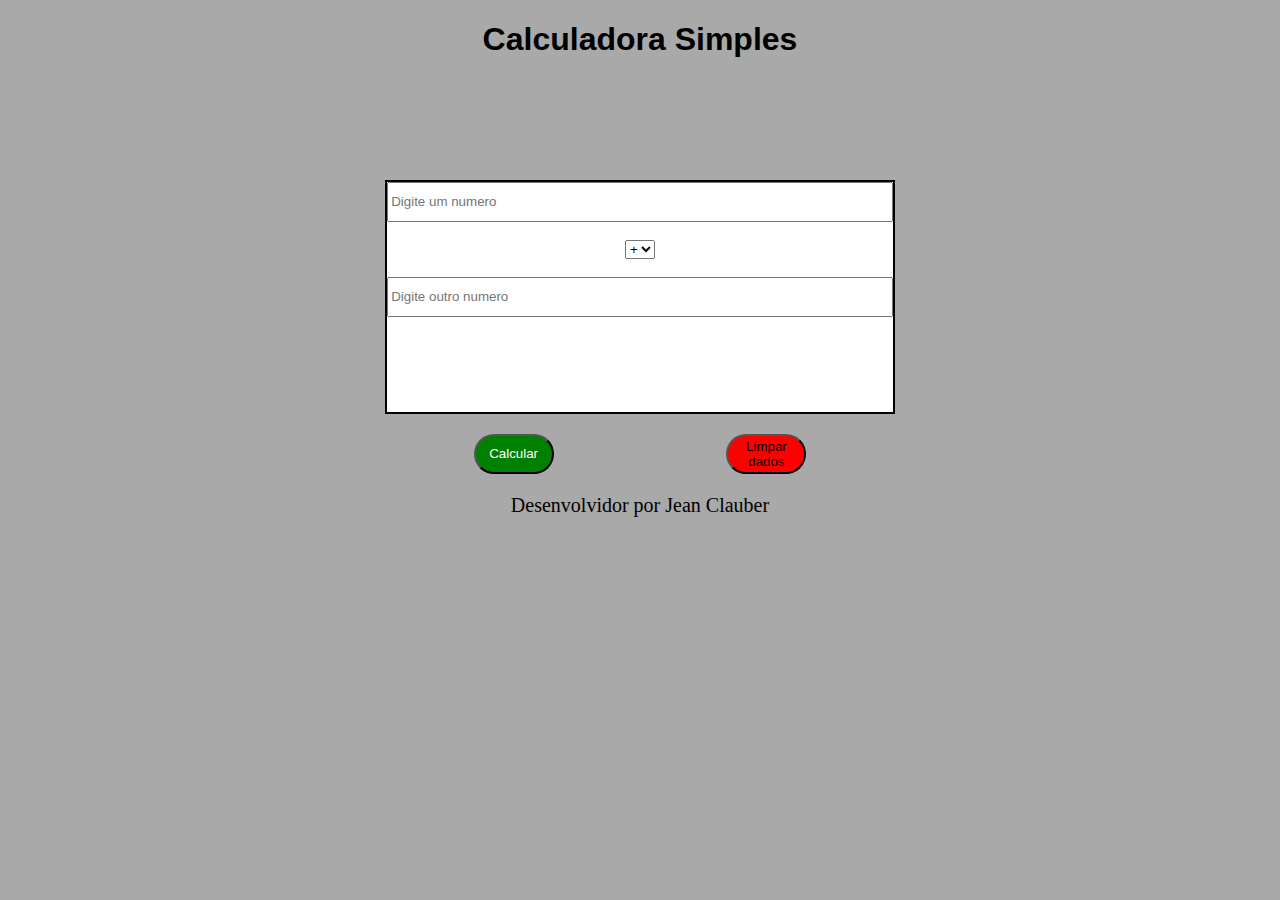
<file: Calculadora/index.html>
<!DOCTYPE html>
<html lang="pt-br ">
<head>
    <meta charset="UTF-8">
    <meta http-equiv="X-UA-Compatible" content="IE=edge">
    <meta name="viewport" content="width=device-width, initial-scale=1.0">
    <link rel="stylesheet" href="_css/_estilo.CSS">
    <title>Calculadora</title>
</head>
<body>
    <header>
        <h1>Calculadora Simples</h1>
    </header>
    <main>
        <div id="container" action="">
            <input type="number" id="n1" placeholder="Digite um numero"><br/><br/>
            <select name="" id="selector">
                <option value="+"> + </option>
                <option value="-"> - </option>
                <option value="*"> x </option>
                <option value="/"> / </option>
            </select><br/><br/>
            <input type="number" id="n2" placeholder="Digite outro numero"><br/><br/>
            <h3 id="Resultado"></h3>
        </div> 
        <div class="botoes">
            <button class="calcular" onclick="calcular()">Calcular</button>
            <button class="limpar" type="reset">Limpar dados</butt>
        </div>
    </main>
    <footer>
        <p>Desenvolvidor por <a href="https://github.com/JeanClauber" target="_blank">Jean Clauber</a></p>
    </footer>
<script src="./_scripts/script.js"></script>
</body>
</html>
</file>
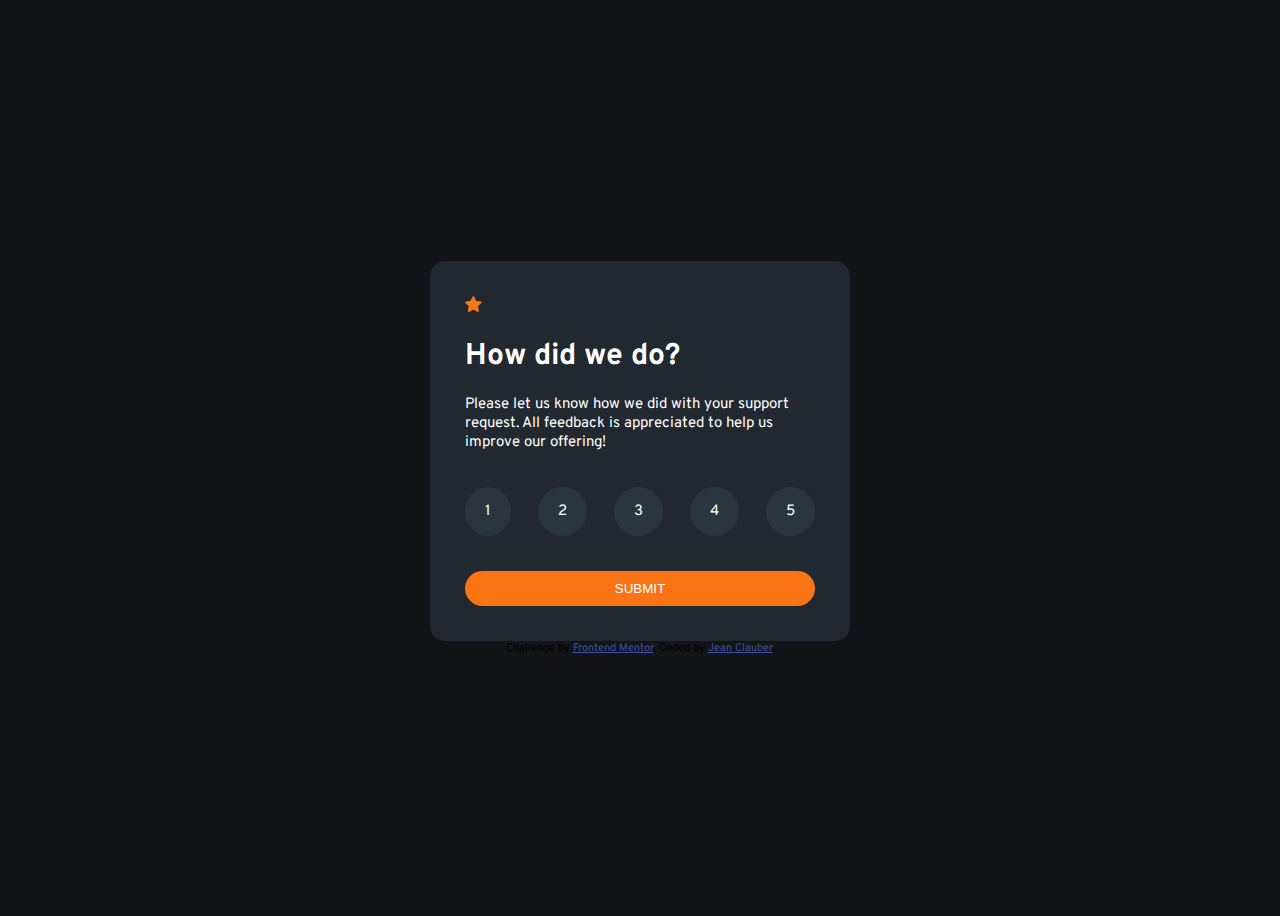
<file: DeixeSuaNota/index.html>
<!DOCTYPE html>
<html lang="pt-br">
<head>
  <meta charset="UTF-8">
  <meta name="viewport" content="width=device-width, initial-scale=1.0"> 
  <link rel="icon" type="image/png" sizes="32x32" href="./images/favicon-32x32.png">
  <link rel="preconnect" href="https://fonts.googleapis.com">
  <link rel="preconnect" href="https://fonts.gstatic.com" crossorigin>
  <link href="https://fonts.googleapis.com/css2?family=Overpass:wght@400;700&display=swap" rel="stylesheet">
  <link rel="stylesheet" href="css/style.css">
  <link rel="stylesheet" href="css/media.css">
  <title>Frontend Mentor | Interactive rating component</title>


</head>
<body>

  <div id="ratingstate">
    <form action="/ratings">
      <img src="images/icon-star.svg" alt="icon-star" class="icon-star">
      <h1>
        How did we do?
      </h1>
      <p class="paragraph1">
        Please let us know how we did with your support request. All feedback is appreciated
        to help us improve our offering!
      </p>
      <div class="valueoptions">
        <span>1</span>
        <span>2</span>
        <span>3</span>
        <span>4</span>
        <span>5</span>
      </div>

      <button> Submit </button>
    </form>

  </div>
  <div class="nodisplay">
    <img src="images/illustration-thank-you.svg" alt="illustration-thank-you" id="thanks">
    <h1 class="appreciate">
      Thank you!
    </h1>
    <p id="thankparagraph">
      We appreciate you taking the time to give a rating. If you ever need more support,
      don’t hesitate to get in touch!
    </p>
  </div>
  
  <div class="attribution">
    Challenge by <a href="https://www.frontendmentor.io?ref=challenge" target="_blank">Frontend Mentor</a>. 
    Coded by <a href="#">Jean Clauber</a>.
  </div>

  <script src="script.js"></script>
</body>
</html>
</file>
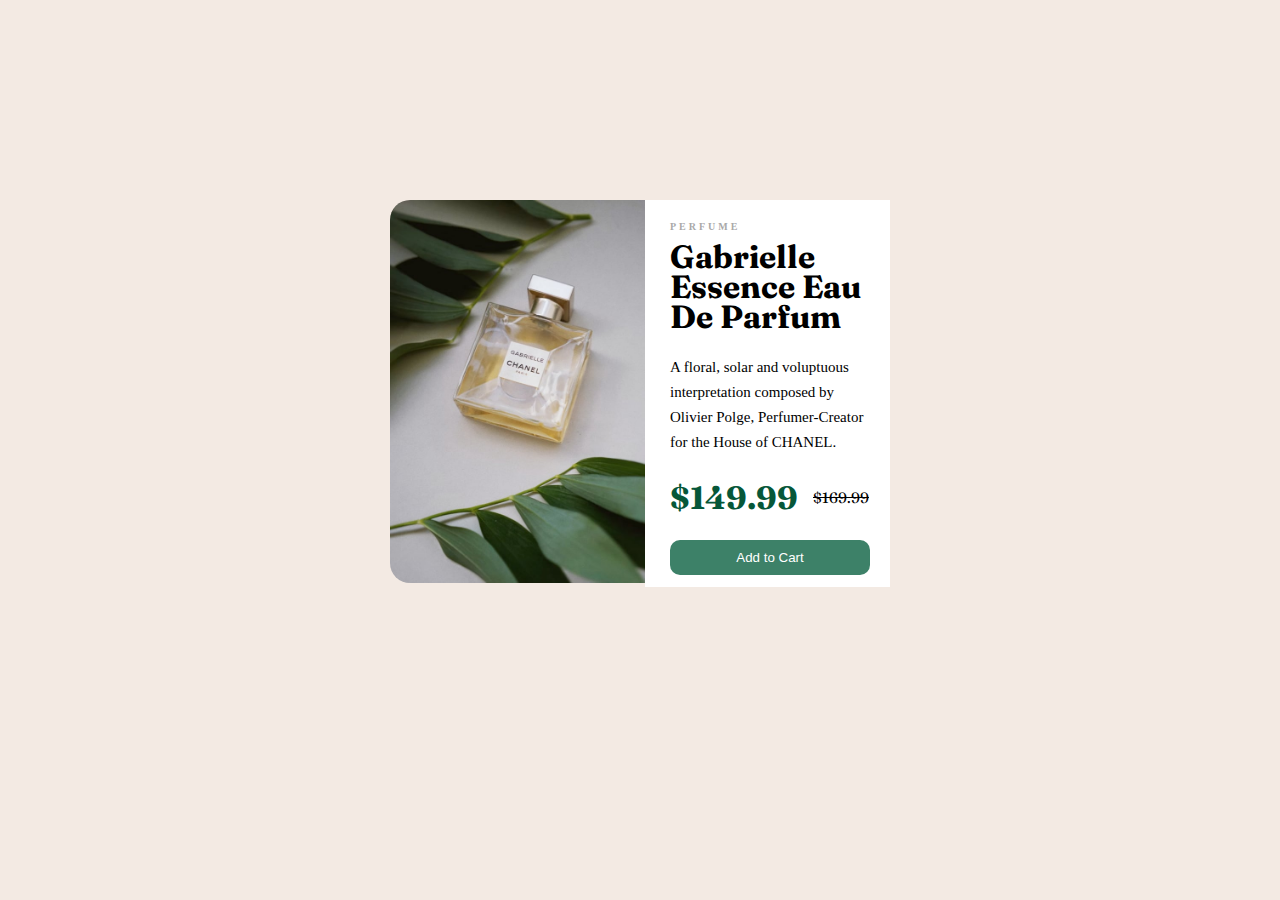
<file: perfume/index.html>
<!DOCTYPE html>
<html lang="en">
<head>
    <meta charset="UTF-8">
    <meta http-equiv="X-UA-Compatible" content="IE=edge">
    <meta name="viewport" content="width=device-width, initial-scale=1.0">
    <link rel="stylesheet" href="assets/css/style.css">
    <link rel="stylesheet" href="assets/css/media.css">
    <title>Gabrielle Essence</title>
</head>
<body>
    <div class="container">
        <div class="perfume">
            <picture>
            <source media="(max-width:375px)" srcset="assets/images/image-product-mobile.jpg">
            <img id="perfume" src="assets/images/image-product-desktop.jpg" alt="Image Gabrielle Essence">
            </picture>
        </div>
        <div class="contents">
            <div class="titles-content">
                <h5>PERFUME</h5>
                <h1>Gabrielle Essence Eau De Parfum</h1>
            </div>
            <div class="text-content">
                <p>A floral, solar and voluptuous interpretation composed by Olivier Polge, Perfumer-Creator for the House of CHANEL.</p>
            </div>
            <div class="price">
                <h1>$149.99</h1>
                <p>$169.99</p>
            </div>
            <div class="buy-btn">
                <input class="btn" type="button" onclick="buy" value="Add to Cart">
            </div>
        </div>
    </div>
</body>
</html>
</file>
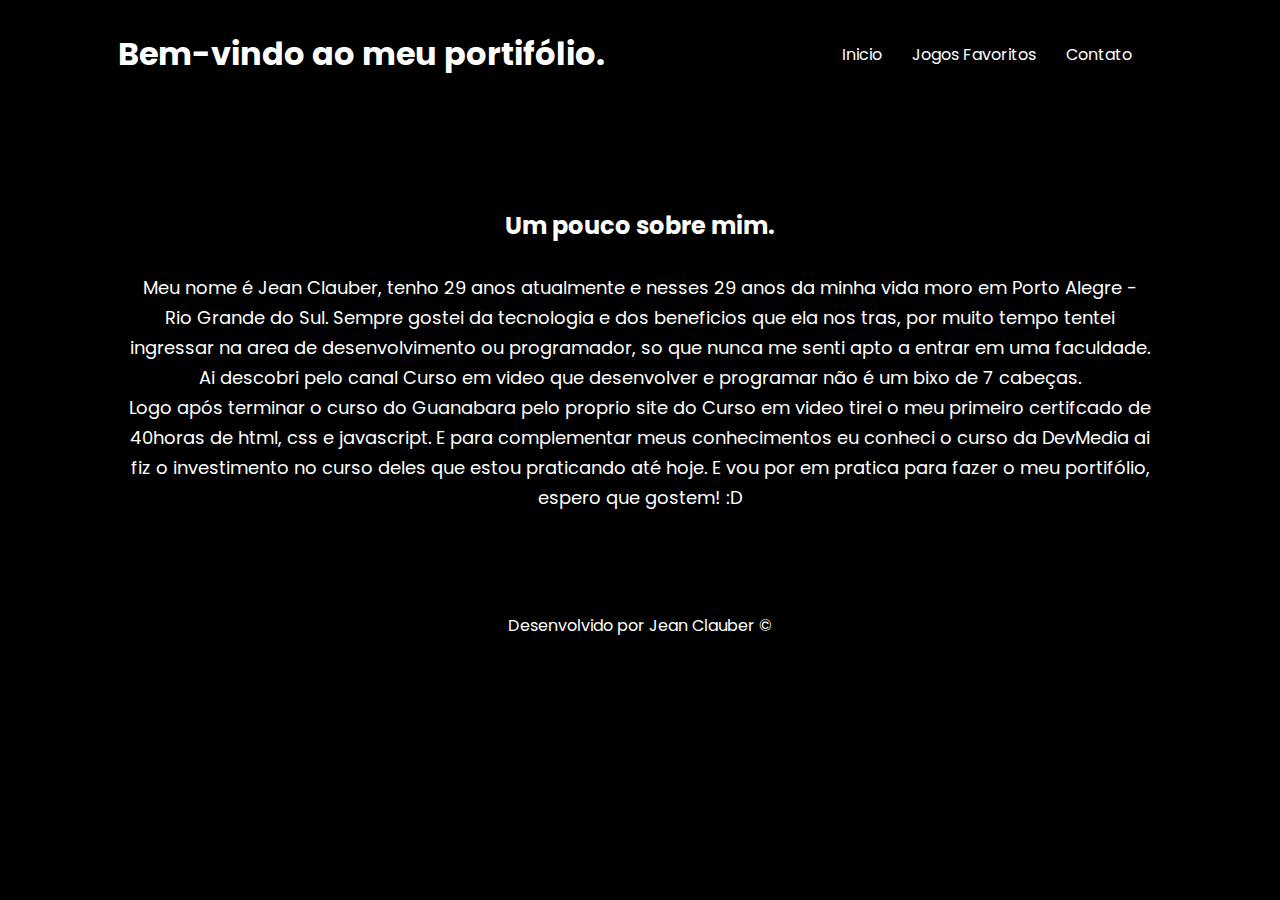
<file: Portifolio/index.html>
<!DOCTYPE html>
<html lang="pt-br">
<head>
    <meta charset="UTF-8">
    <meta http-equiv="X-UA-Compatible" content="IE=edge">
    <meta name="viewport" content="width=device-width, initial-scale=1.0">
    <link rel="stylesheet" href="_css/estilo.css">
    <link rel="stylesheet" href="_css/media.css">
    <link rel="preconnect" href="https://fonts.googleapis.com">
    <link rel="preconnect" href="https://fonts.gstatic.com" crossorigin>
    <link href="https://fonts.googleapis.com/css2?family=Poppins&display=swap" rel="stylesheet">
    <title>Jean CLauber - Portifólio</title>
</head>
<body>
    <header>
        <h1>Bem-vindo ao meu portifólio.</h1>
            <nav>
                <ul class="paginas">
                    <li><a href="index.html">Inicio</a></li>
                    <li><a href="_paginas/jogos.html">Jogos Favoritos</a></li>
                    <li><a href="_paginas/contato.html">Contato</a> </li>
                </ul>
            </nav>
    </header>
    <main>
        <section class="conteudo">
            <h2>Um pouco sobre mim.</h2>
            <p>Meu nome é Jean Clauber, tenho 29 anos atualmente e nesses 29 anos da minha vida moro em Porto Alegre - Rio Grande do Sul. Sempre gostei da tecnologia e dos beneficios que ela nos tras, por muito tempo tentei ingressar na area de desenvolvimento ou programador, so que nunca me senti apto a entrar em uma faculdade. Ai descobri pelo canal <a href="https://www.youtube.com/c/CursoemVídeo" target="_blank">Curso em video</a> que desenvolver e programar não é um bixo de 7 cabeças.</p>

            <p>Logo após terminar o curso do Guanabara pelo proprio site do <a href="cursoemvideo.com" target="_blank">Curso em video</a> tirei o meu primeiro certifcado de 40horas de html, css e javascript. E para complementar meus conhecimentos eu conheci o curso da <a href="https://www.devmedia.com.br" target="_blank"> DevMedia</a> ai fiz o investimento no curso deles que estou praticando até hoje. E vou por em pratica para fazer o meu portifólio, espero que gostem! :D</p>
        </section>

    </main>

    <footer>
        Desenvolvido por Jean Clauber &copy
    </footer>
</body>
</html>
</file>
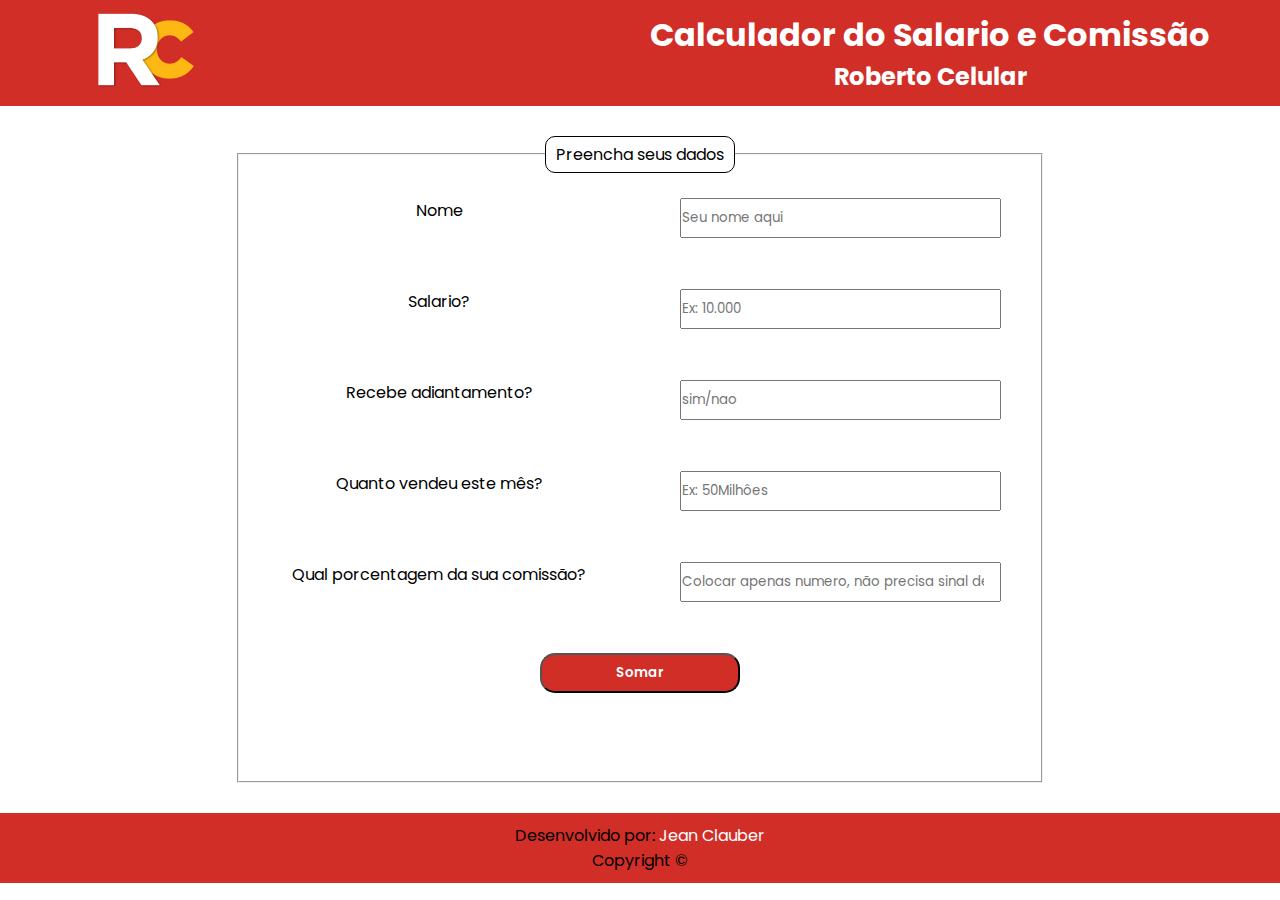
<file: Salario/index.html>
<!DOCTYPE html>
<html lang="en">
<head>
    <meta charset="UTF-8">
    <meta http-equiv="X-UA-Compatible" content="IE=edge">
    <meta name="viewport" content="width=device-width, initial-scale=1.0">
    <link rel="stylesheet" href="_css/style.css">
    <link rel="stylesheet" href="_css/media.css">
    <title>Salario</title>
</head>
<body>
    <header>
        <div class="img">
            <img class="logo" src="_imagens/rc.png" alt="">
        </div>
        <div class="titulos">
            <h1>Calculador do Salario e Comissão</h1>
            <h2>Roberto Celular</h2>
         </div>
    </header>
    <main>
        <div class="container">
            <fieldset>
                <legend>Preencha seus dados</legend>
                <label for="nome">Nome</label>
                <input type="text" name="nome" id="nome" placeholder="Seu nome aqui">
                <label for="salario">Salario?</label>
                <input type="number" name="salario" id="salario" placeholder="Ex: 10.000">
                <label for="adiant">Recebe adiantamento?</label>
                <input type="text" name="adiant" id="adiant" placeholder="sim/nao">
                <label for="vendas">Quanto vendeu este mês?</label>
                <input type="number" name="comissao" id="vendas" placeholder="Ex: 50Milhôes">
                <label for="porc_comissao">Qual porcentagem da sua comissão?</label>
                <input type="Number" name="porc_comissao" id="porc_comissao" placeholder="Colocar apenas numero, não precisa sinal de %">
                <input class="btn" type="submit" value="Somar" onclick="somar()">
                <div id="res"></div>
                <div id="res2"></div>
            </fieldset>
        </div>
    </main>
    <footer>
        <p>Desenvolvido por: <a href="">Jean Clauber</a></p>
        <p>Copyright &copy;</p>
    </footer>
<script src="_script.css/script.js"></script>
</body>
</html>
</file>
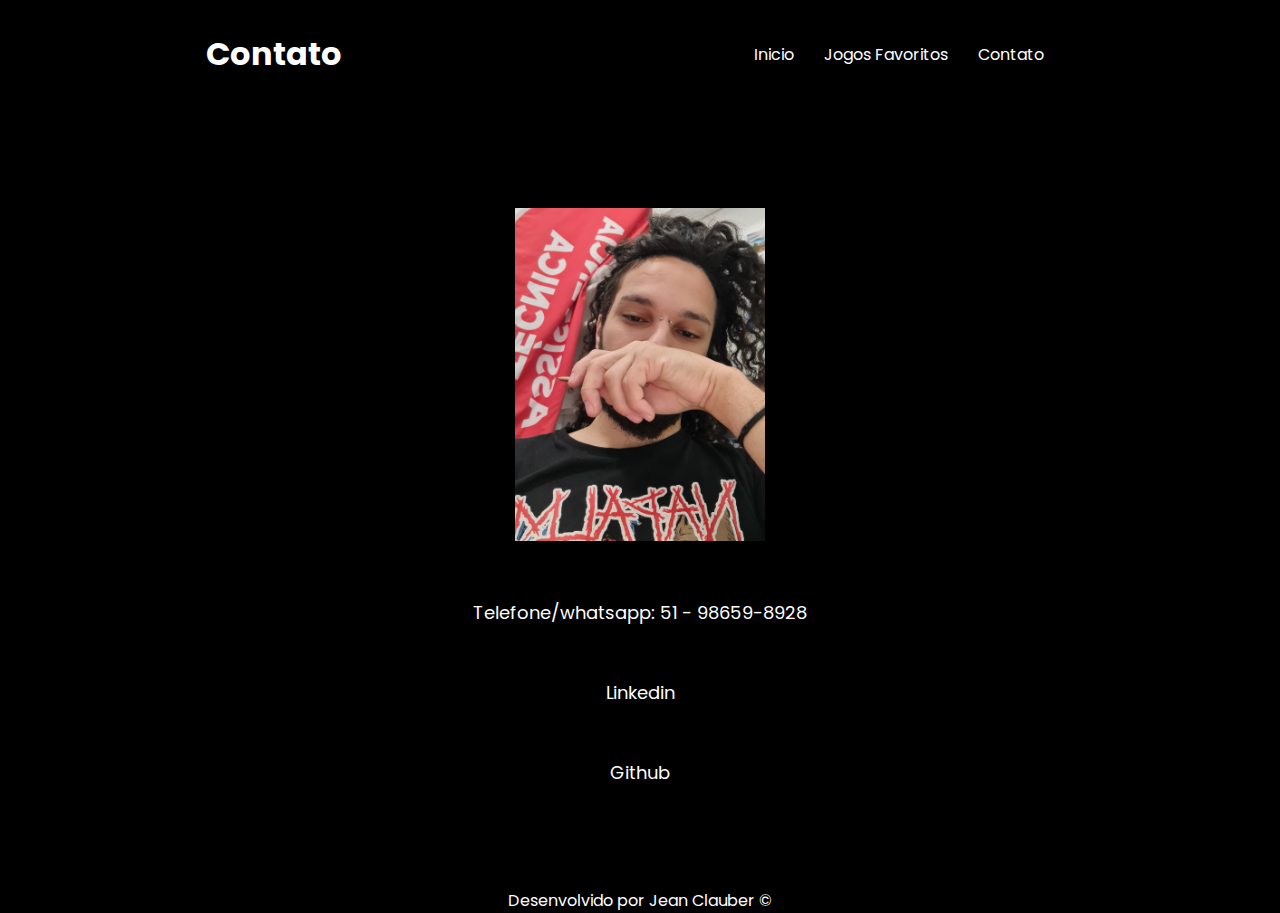
<file: Portifolio/_paginas/contato.html>
<!DOCTYPE html>
<html lang="pt-br">
<head>
    <meta charset="UTF-8">
    <meta http-equiv="X-UA-Compatible" content="IE=edge">
    <meta name="viewport" content="width=device-width, initial-scale=1.0">
    <link rel="stylesheet" href="../_css/estilo.css">
    <link rel="stylesheet" href="../_css/media.css">
    <link rel="preconnect" href="https://fonts.googleapis.com">
    <link rel="preconnect" href="https://fonts.gstatic.com" crossorigin>
    <link href="https://fonts.googleapis.com/css2?family=Poppins&display=swap" rel="stylesheet">
    <title>Jean CLauber - Portifólio</title>
</head>
<body>
    <header>
        <h1>Contato</h1>
            <nav>
                <ul class="paginas">
                    <li><a href="../index.html">Inicio</a></li>
                    <li><a href="jogos.html">Jogos Favoritos</a></li>
                    <li><a href="contato.html">Contato</a> </li>
                </ul>
            </nav>
    </header>
    <main>
        <section class="conteudo">
            <div class="container-ctt">
                    <img src="../_imagens/eu.jpg" alt="Foto Jean Clauber" class="foto">
                    <div class="ctts">
                        <p>Telefone/whatsapp: <a href="tel:51986598928" target="_blank">51 - 98659-8928</a></p>
                    </div>
                    <div class="ctts">    
                        <p><a href="https://www.linkedin.com/in/jean-clauber-costa-francisco-71261718a/" target="_blank">Linkedin</a></p>
                    </div>
                    <div class="ctts">
                        <p><a href="https://github.com/JeanClauber" target="_blank">Github</a></p>
                    </div>       
            </div>
        </section>
    </main>

    <footer>
        Desenvolvido por Jean Clauber &copy
    </footer>
</body>
</html>
</file>
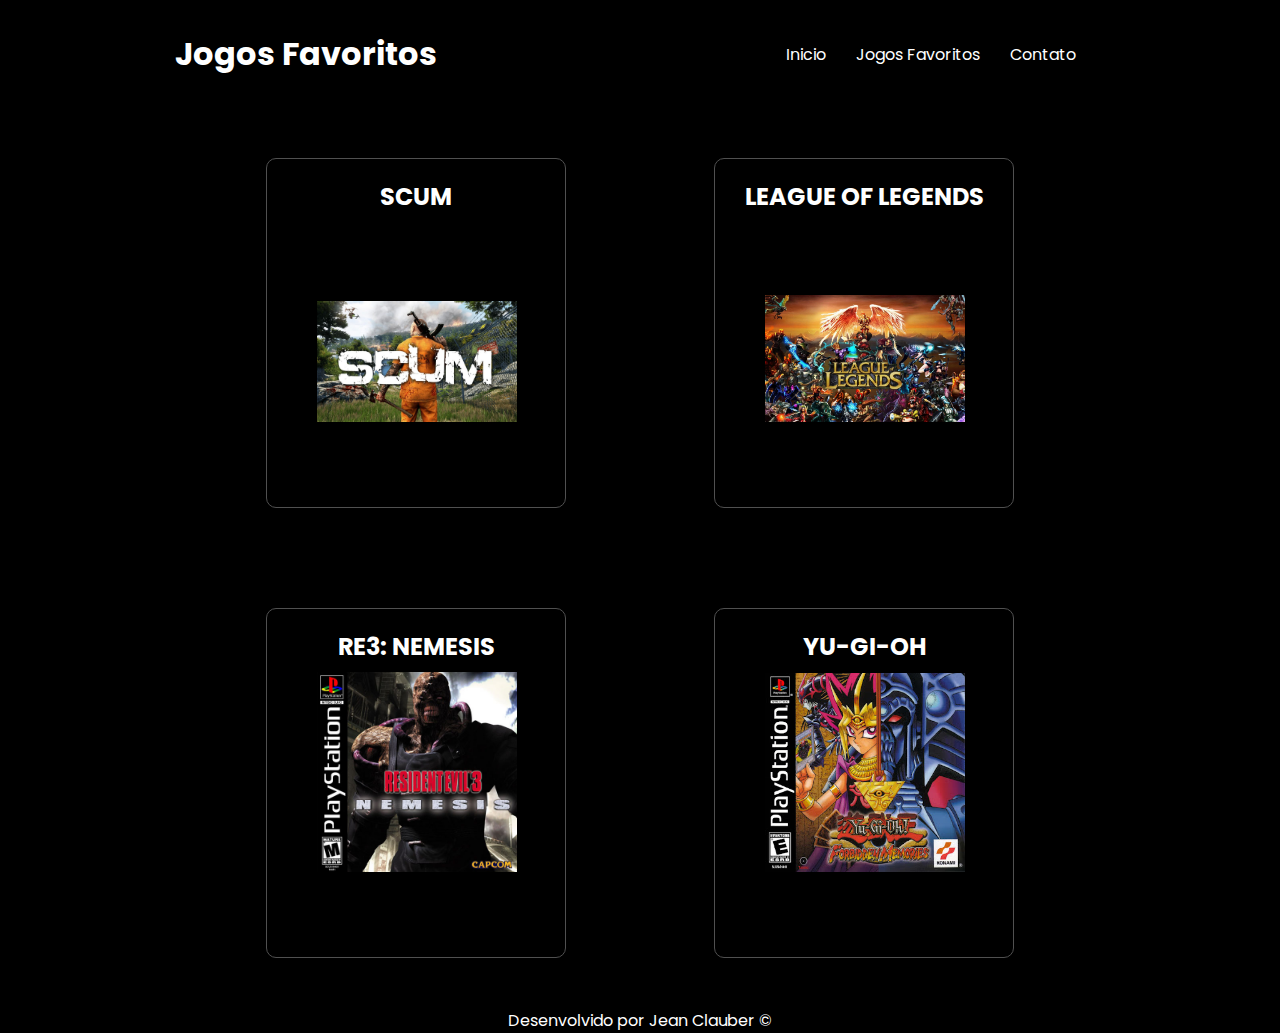
<file: Portifolio/_paginas/jogos.html>
<!DOCTYPE html>
<html lang="pt-br">
<head>
    <meta charset="UTF-8">
    <meta http-equiv="X-UA-Compatible" content="IE=edge">
    <meta name="viewport" content="width=device-width, initial-scale=1.0">
    <link rel="stylesheet" href="../_css/boxjogos.css">
    <link rel="stylesheet" href="../_css/estilo.css">
    <link rel="stylesheet" href="../_css/media.css">
    <link rel="preconnect" href="https://fonts.googleapis.com">
    <link rel="preconnect" href="https://fonts.gstatic.com" crossorigin>
    <link href="https://fonts.googleapis.com/css2?family=Poppins&display=swap" rel="stylesheet">
    <title>Jean CLauber - Jogos</title>
</head>
<body>
    <header>
        <h1>Jogos Favoritos</h1>
            <nav>
                <ul class="paginas">
                    <li><a href="../index.html">Inicio</a></li>
                    <li><a href="jogos.html">Jogos Favoritos</a></li>
                    <li><a href="contato.html">Contato</a> </li>
                </ul>
            </nav>
    </header>  
    <main>
        <div class="container">
            <div class="box">
                <h2>SCUM</h2>
                <img class="mini" src="../_imagens/scum.jpg" alt="">
                <div class="content">
                    <p>SCUM é um jogo de sobrevivência em mundo aberto. Você é um prisioneiro supermax que luta pela sobrevivência e fama contra outros presos, vivos e mortos. SCUM apresenta um nível sem precedentes de personalização de personagens vinculado à mecânica de sobrevivência, biologia e física em profundidade, incluindo metabolismo, inércia, umidade e consciência.</p>
                </div>
            </div>
            <div class="box">
                <h2>League of Legends</h2>
                <img class="mini" src="../_imagens/lol.jpg" alt="">
                <div class="content">
                    <p>Bom, esse é um jogo que é bem dificil que alguém não conheça, mas League of Legends é um jogo de estratégia em que duas equipes de cinco poderosos Campeões se enfrentam para destruir a base uma da outra. Em seu lançamento, League of Legends recebeu várias avaliações positivas dos críticos, que destacaram a acessibilidade, design de personagens e valor de produção.</p>
                </div>
            </div>
            <div class="box">
                <h2>RE3: Nemesis</h2>
                <img class="mini" src="../_imagens/re3.jpg" alt="">
                <div class="content">
                    <p>Essa franquia marcou minha infancia não tem como não listar o meu favorito dela. Resident Evil 3: Nemesis, é um jogo eletrônico de survival horror desenvolvido e publicado pela Capcom, lançado originalmente para o PlayStation em 1999. É o terceiro jogo da franquia Resident Evil, e ocorre antes e após os acontecimentos de Resident Evil 2</p>
                </div>
            </div>
            <div class="box">
                <h2>Yu-Gi-Oh</h2>
                <img class="mini" src="../_imagens/yugiohfm.jpg" alt="">
                <div class="content">
                    <p>Outro jogo que tomou horas, dias e possivelmente 2 anos da minha vida foi essa maravilha. Yu-Gi-Oh! A principal qualidade do jogo é a sua simplicidade: nada de centenas cartas com efeitos diferentes e regras complexas, ou enredos complexos e mirabolantes. O jogo preza pelos duelos dinâmicos e pela evolução constante do jogador.</p>
                </div>
            </div>
        </div>
    </main>
    <footer>
        Desenvolvido por Jean Clauber &copy
    </footer>
</body>
</html>
</file>
<file: Calculadora/_css/_estilo.CSS>
body {
    background-color: darkgrey;
}

header {
    text-align: center;
}

main {
    display: flex;
    text-align: center;
    align-items: center;
    flex-direction: column;
    width: 100%;
    position: relative;
    top: 100px;
}

h1, h3 {
    font-family: sans-serif;
    font-weight: bolder;
}

input, button {
    width: 100%;
    height: 40px;
    box-sizing: border-box;
}

#container {
    width: 40%;
    height: 230px;
    border: 2px solid black;
    background-color: #fff;
}

.botoes {
    display: flex;
    position: relative;
    top: 20px;
    justify-content: space-around;
    width: 40%;
}

.calcular {
    background-color: green;
    color: #ffff;
    width: 80px;
    border-radius: 20px;
}

.calcular:hover {
    cursor: pointer;
    background-color: rgb(0,82,0);
}

.limpar {
    background-color: red;
    border-radius: 20px;
    width: 80px;
}

.limpar:hover {
    cursor: pointer;
    background-color: rgb(218, 4, 4);
}

footer {
    position: relative;
    top: 120px;
    font-size: 20px;
    text-align: center;
}

footer a {
    color: black;
    text-decoration: none;
}

footer a:hover {
    color: blue;
}
</file>
<file: DeixeSuaNota/css/style.css>
html {
    box-sizing: border-box;
    font-size: 15px;
}

body {
    font-family: 'Overpass', sans-serif;
    background-color: hsl(216, 12%, 8%);
    display: flex;
    flex-direction: column;
    align-items: center;
    justify-content: center;
    min-height: 100vh;
}

#ratingstate {
    background-color: hsl(214, 17%, 16%);
    font-weight: 400;
    color: white;
    width: 100%;
    max-width: 350px;
    padding: 35px;
    border-radius: 15px;
    font-size: 15px;
}

h1 {
    font-weight: 700;
    font-size: 2rem;
}

.paragraph1 {
    margin-bottom: 35px;
}

.valueoptions {
    display: flex;
    justify-content: space-between;
}

span {
    background-color: hsl(213, 19%, 21%);
    border-radius: 50%;
    padding: 15px 20px;
    cursor: pointer;
}

span:hover {
    background-color: hsl(25, 97%, 53%);
}

button {
    color: hsl(0, 0%, 100%);
    background-color: hsl(25, 97%, 53%);
    cursor: pointer;
    width: 100%;
    border: none;
    padding: 10px;
    border-radius: 35px;
    text-transform: uppercase;
    margin-top: 35px;
}

button:hover {
    background-color: hsl(0, 0%, 100%);
    color: hsl(25, 97%, 53%);
}

.nodisplay {
    display: none;
}

.thankyoustate {
    display: flex;
    flex-direction: column;
    align-items: center;
    text-align: center;
    background-color: hsl(214, 17%, 16%);
    font-weight: 400;
    color: white;
    width: 100%;
    max-width: 350px;
    padding: 35px;
    border-radius: 15px;
    font-size: 15.5px;
}

.ratingvalue {
    margin-top: 20px;
    background-color: hsl(213, 19%, 21%);
    color: hsl(25, 97%, 53%);
    border-radius: 35px;
    padding: 7px 25px;
}

#thankparagraph {
    margin-bottom: 0px;
    margin-top: 0px;
}

.attribution {
    font-size: 11px;
    text-align: center;
}

.attribution a {
    color: hsl(228, 45%, 44%);
}
</file>
<file: DeixeSuaNota/css/media.css>
@media (max-width: 400px) {
    #ratingstate {
        width: 100%;
        max-width: 230px;
        font-size: 11px;
        padding: 25px;
    }

    h1 {
        font-size: 1.4rem;
    }

    .paragraph1 {
        margin-bottom: 25px;
    }

    span {
        padding: 9px 14px;
    }

    button {
        padding: 8px;
        margin-top: 25px;
        font-size: 11px;
    }

    .thankyoustate {
        width: 100%;
        max-width: 230px;
        padding: 25px;
        font-size: 11px;
    }

    .attribution {
        font-size: 8px;
        text-align: center;
    }

}
</file>
<file: perfume/assets/css/style.css>
@import url('https://fonts.googleapis.com/css2?family=Fraunces:opsz,wght@9..144,700&family=Lato:wght@400;700&family=Montserrat:wght@500;700&family=Poppins:ital,wght@0,200;0,300;0,400;0,500;0,600;0,700;0,800;1,100;1,300;1,400;1,600;1,700;1,800&display=swap');
*{
    margin: 0;
    padding: 0;
    box-sizing: border-box;
    background-color: #f3eae3;
}

/* display flex */
.container, .contents, .price {
    display: flex;
}

.contents, .container, .price, .text-content p, .titles-content, .titles-content h1, h5, .price h1, p, .buy-btn {
    background-color: #fff;
}

.container {
    width: 500px;
    margin: 200px auto;
}

.contents {
    width: 40%;
    height: auto;
    flex-direction: column;
    justify-content: space-around;
    margin-left: 25px;
}

.contents p{
    font-size: 15px;
    line-height: 25px;
}

.titles-content {
    text-align: left;
    line-height: 30px;
}

.titles-content h5{
    letter-spacing: 3px;
    font-size: 10px;
    color: rgb(169, 169, 169);
}

.titles-content h1 {
    font-family: 'Fraunces', serif;
    font-weight: 700;
}

.perfume img {
    width: 255px;
    border-top-left-radius: 20px;
    border-bottom-left-radius: 20px;
}

.price {
    align-items: center;
    gap: 15px;
    color: #065739;
    font-family: 'Fraunces';
}

.price p {
    text-decoration: line-through;
    color: black;
}

.buy-btn input{
    text-align: center;
    padding: 10px 50px;
    width: 100%;
    background-color: #3d8168;
    border: none;
    border-radius: 10px;
    color: #fff;
    cursor: pointer;
    
}

.buy-btn input:hover {
    background: #065739;
}
</file>
<file: perfume/assets/css/media.css>
@media (max-width: 375px) {
    .container {
        flex-direction: column;
        width: 80%;
        text-align: center;

    }

    .perfume img {
        width: 100%;
        border-top-left-radius: 10px;
        border-top-right-radius: 10px;
        border-bottom-left-radius: 0px;
    }
    
    .contents {
        width: 200px;
        height: 300px;
        flex-direction: column;
        justify-content: space-around;
        margin-left: 25px;
    }
    .titles-content h5{
        font-size: 8px;
    }
        
    .titles-content h1 {
        font-family: 'Fraunces', serif;
        font-weight: 700;
        font-size: 1.6rem;
    }

    .contents p{
        font-size: 12px;
        line-height: 20px;
        text-align: left;
    }    
}
</file>
<file: Portifolio/_css/estilo.css>
* {
    margin: 0;
    padding: 0;
    box-sizing: border-box;
    font-family: 'Poppins', sans-serif;
    background-color: black;
    color: #fff;
}

header {
    display: flex;
    align-items: center;
    justify-content: space-around;
    padding: 30px 0;
}

.paginas {
    display: flex;
    position: relative;
}

.paginas a, a {
    text-decoration: none;
    color: #fff;
}

.paginas a:hover {  
    border-bottom: 1px solid #fff;
}

.paginas li {
    list-style: none;
    padding-right:30px;
}

.conteudo {
    width: 80%;
    text-align: center;
    margin: 100px auto;
}

.conteudo h2 {
    padding-bottom: 30px;
}

.conteudo p {
    font-size: 18px;
    line-height: 30px;
}

.leia-mais {
    background-color: #fff;
    color: green;
    padding: 10px;
    margin-top: 10px;
    display: block;
}

footer {
    text-align: center;
}

/* CONTATO */

.container-ctt img {
    width: 250px;
}

.ctts {
    margin: 50px auto;
    width: 50%;
    text-align: left;
    justify-content: space-between;
    text-align: center;
}

.ctts a:hover {
    text-decoration: underline;
}
</file>
<file: Portifolio/_css/media.css>
@media (max-width: 326px){
    header {
        display: flex;
        flex-direction: column;
        text-align: center;
    }
    header h1{
        font-size: 20px;
    }

    .paginas {
        display: flex;
        flex-direction: column;
        gap: 20px;
    }
    nav a {
        color: red;
    }
    .conteudo {
        text-align: center;
    }
    .conteudo p {
        text-align: justify;
    }
}
@media (max-width: 480px){
    header {
        display: flex;
        flex-direction: column;
        text-align: center;
    }
    nav {
        margin-top: 50px;
    }
    .conteudo {
        text-align: center;
    }
    .conteudo p {
        text-align: justify;
    }
}
@media (max-width: 600px){
    
    header {
        display: flex;
        flex-direction: column;
    }

    nav {
        margin-top: 50px;
    }
    .conteudo {
        text-align: center;
    }
    .conteudo p {
        text-align: justify;
    }
}
@media (max-width: 825px){
    
    header {
        display: flex;
        flex-direction: column;
    }

    nav {
        margin-top: 50px;
    }
    .conteudo {
        text-align: center;
    }
    .conteudo p {
        text-align: justify;
    }
}

@media (max-width: 1024px){
    
    header {
        display: flex;
        align-items: center;
    }

    .conteudo {
        text-align: center;
    }
}

/* media jogos*/

@media (max-width: 325px){
    .container{
        max-width: 100%;
        gap: 10px;
    }

    .box h2 {
    text-transform: uppercase;
    text-align: center;
    font-size: 18px;
}
    .mini {
        width: 180px;
        position: absolute;
        left: 20px;
        bottom: 100px;
        transform: translate(0px, 15px);
        font-size: 10rem;
        transition: .5s ease-in-out;
        text-align: center;
    }
    
    .box:hover .mini {
        font-size: 1rem;
        transform: translate(400px, 10px)
    }
    .box .content {
        width: 100%;
        height: 100%;
        position: absolute;
        z-index: 1;
        top: 0;
        left: -225px;
        transition: .5s ease-in-out;
        padding: 70px 20px;
        background-color: rgb(108, 112, 109, .1);
    }
    .box .content::after{
        content: '';
        position: absolute;
        top: 0;
        left: 0;
        width:50%;
        height: 100%;
    }
    .box:hover .content {
        transform: translateX(100%)
    }
    .box .content p{
        font-size: 12px;
        text-align: justify;
    }
}

@media (max-width: 480px){
    .container{
        max-width: 100%;
        gap: 10px;
    }
}

@media (max-width: 850px){
    .container{
        max-width: 100%;
        gap: 10px;
    }
}

/* media contato*/
@media (max-width: 325px){
    .container-ctt{
        max-width: 100%;
        gap: 10px;
    }
    .container-ctt img {
        width: 60%;
    }
    .ctts {
        width: 70%;
    }
    .ctts p {
        text-align: center;
    }
}
@media (max-width: 480px){
    .container-ctt{
        max-width: 100%;
        gap: 10px;
    }
    .container-ctt img {
        width: 60%;
    }
    .ctts {
        width: 65%;
    }
    .ctts p {
        font-size: 16px;
        text-align: center;
    }
}
@media (max-width: 825px){
    
    .container-ctt{
        max-width: 100%;
        gap: 10px;
    }
    .container-ctt img {
        width: 60%;
    }
    .ctts {
        width: 65%;
    }
    .ctts p {
        font-size: 16px;
        text-align: center;
    }
}
</file>
<file: Salario/_css/style.css>
@import url('https://fonts.googleapis.com/css2?family=Lato:wght@400;700&family=Poppins:ital,wght@0,200;0,300;0,400;0,500;0,600;0,700;0,800;1,100;1,300;1,400;1,600;1,700;1,800&display=swap');
* {
    margin: 0;
    padding: 0;
    box-sizing: border-box;
    font-family: 'Poppins', sans-serif
}

header, footer {
    background-color: rgba(209,46,39,255);
    align-items: center;
    justify-content: space-between;
    padding: 10px;
}

.logo {
    width: 150px;
    margin-left: 60px;
}

.titulos {
    margin-right: 60px;
    text-align: center;
    color: #fff;
}

main, header, .container, fieldset {
    display: flex;
}

main {
    width: 100%;
}

.container {
    width: 90%;
    height: 667px;
    margin: 20px auto;

}

.container legend {
    text-align: center;
    border: 1px solid black;
    border-radius: 10px;
    padding: 5px 10px;
}

fieldset {
    width: 70%;
    align-items: center;
    text-align: center;
    display: flex;
    flex-wrap: wrap;
}

fieldset input, fieldset label {
    width: 40%;
    height: 40px;
}

.btn {
    text-align: center;
    width: 25%;
    margin: 10px auto;
    background-color: rgba(209,46,39,255);
    border-radius: 15px;
    font-weight: 600;
    cursor: pointer;
}

.btn:hover {
    background-color: #fff;
    color: rgba(209,46,39,255);
}

fieldset, fieldset label, fieldset input {
    margin: 10px auto;
}

#res, #res2 {
    width: 90%;
    text-align: center;
    margin: 0px auto;
}

footer{
    text-align: center;
}

footer a, .btn{
    text-decoration: none;
    color: white;
}
</file>
<file: Salario/_css/media.css>
@media (max-width: 425px){
    header {
        display: flex;
        flex-direction: column;

    }
    header .logo {
        display: none;
    }
    .titulos h1{
        font-size: 18px;
    }
    .titulos h2 {
        font-size: 16px;
    }
    .container {
        width: 100%;
    }
    fieldset label, #res, #res2 {
        font-size: 14px;
    }

    fieldset input {
        width: 50%;
        height: 25px;
    }
    #res, #res2 {
        text-align: center;
    }
}
</file>
<file: Portifolio/_css/boxjogos.css>
.container {
    width: 70%;
    min-height: 100vh;
    display: flex;
    flex-wrap: wrap;
    justify-content: space-around;
    align-items: center;
    margin: 0 auto;
}

.box {
    width: 300px;
    height: 350px;
    border: 1px solid #505050;
    border-radius: 10px;
    padding: 20px;
    position: relative;
    overflow: hidden;
}
.box h2 {
    text-transform: uppercase;
    text-align: center;
}

.mini {
    width: 200px;
    position: absolute;
    left: 50px;
    bottom: 100px;
    transform: translate(0px, 15px);
    font-size: 10rem;
    transition: .5s ease-in-out;
    text-align: center;
}

.box:hover .mini {
    font-size: 1rem;
    transform: translate(400px, 10px)
}
.box .content {
    width: 100%;
    height: 100%;
    position: absolute;
    z-index: 1;
    top: 0;
    left: -300px;
    transition: .5s ease-in-out;
    padding: 70px 20px;
    background-color: rgb(108, 112, 109, .1);
}
.box .content::after{
    content: '';
    position: absolute;
    top: 0;
    left: 0;
    width:50%;
    height: 100%;
}
.box:hover .content {
    transform: translateX(100%)
}
.box .content p{
    font-size: 14px;
    text-align: justify;
}
</file>
